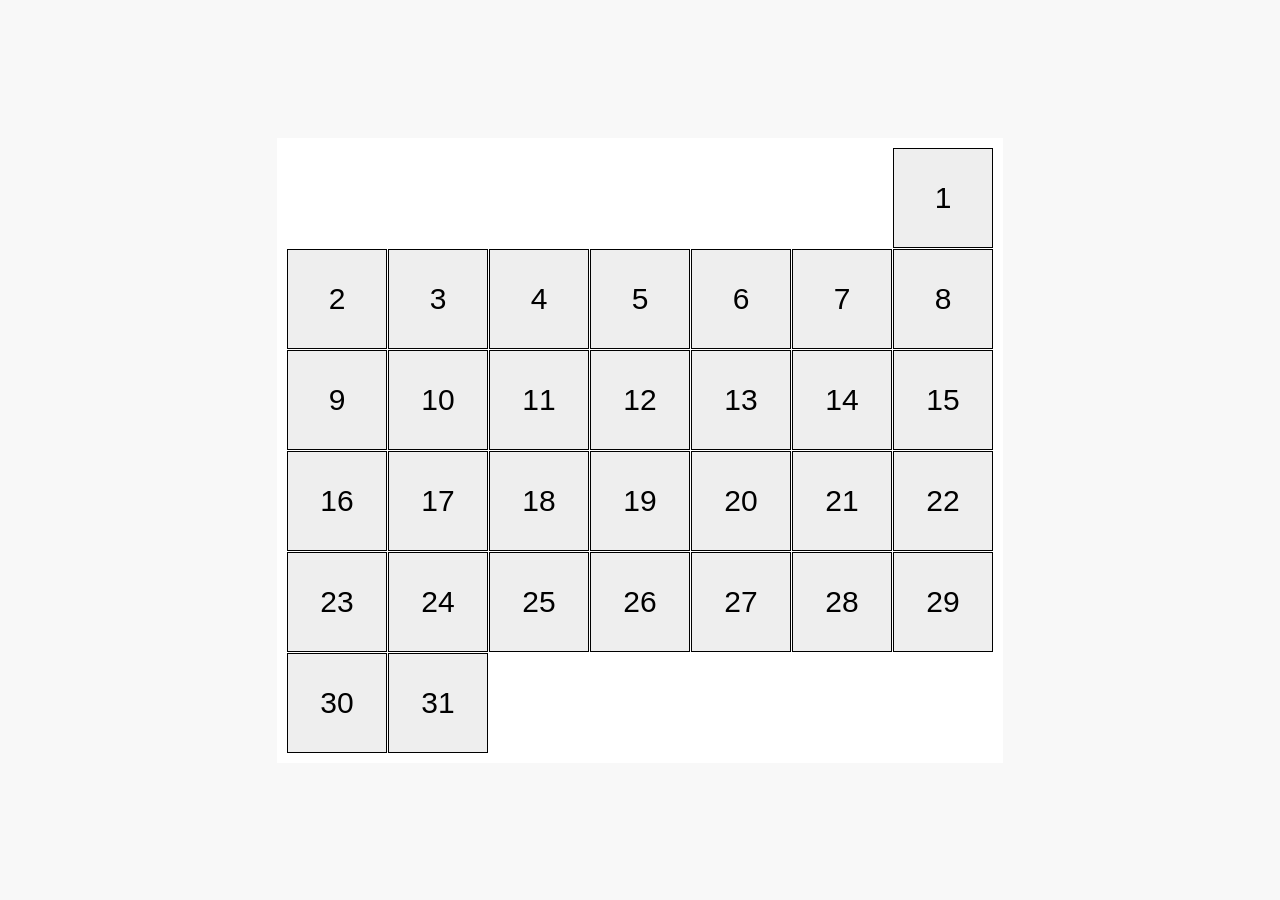
<file: index.html>
<!doctype html>
<html lang="en">
  <head>
    <meta charset="UTF-8">
    <meta name="viewport" content="width=device-width, initial-scale=1.0">
    <title>Calendar</title>
    <link rel="stylesheet" href="/index.971c2ea4.css">
  </head>
  <body class="page">
    <main class="page__content">
      <section class="calendar calendar--start-day-sun calendar--month-length-31" aria-label="Monthly calendar">
        <div class="calendar__days">
          <div class="calendar__day"></div>
          <div class="calendar__day"></div>
          <div class="calendar__day"></div>
          <div class="calendar__day"></div>
          <div class="calendar__day"></div>
          <div class="calendar__day"></div>
          <div class="calendar__day"></div>
          <div class="calendar__day"></div>
          <div class="calendar__day"></div>
          <div class="calendar__day"></div>
          <div class="calendar__day"></div>
          <div class="calendar__day"></div>
          <div class="calendar__day"></div>
          <div class="calendar__day"></div>
          <div class="calendar__day"></div>
          <div class="calendar__day"></div>
          <div class="calendar__day"></div>
          <div class="calendar__day"></div>
          <div class="calendar__day"></div>
          <div class="calendar__day"></div>
          <div class="calendar__day"></div>
          <div class="calendar__day"></div>
          <div class="calendar__day"></div>
          <div class="calendar__day"></div>
          <div class="calendar__day"></div>
          <div class="calendar__day"></div>
          <div class="calendar__day"></div>
          <div class="calendar__day"></div>
          <div class="calendar__day"></div>
          <div class="calendar__day"></div>
          <div class="calendar__day"></div>
        </div>
      </section>
    </main>
  <script src="/layout_calendar.59712999.js"></script></body>
</html>
</file>
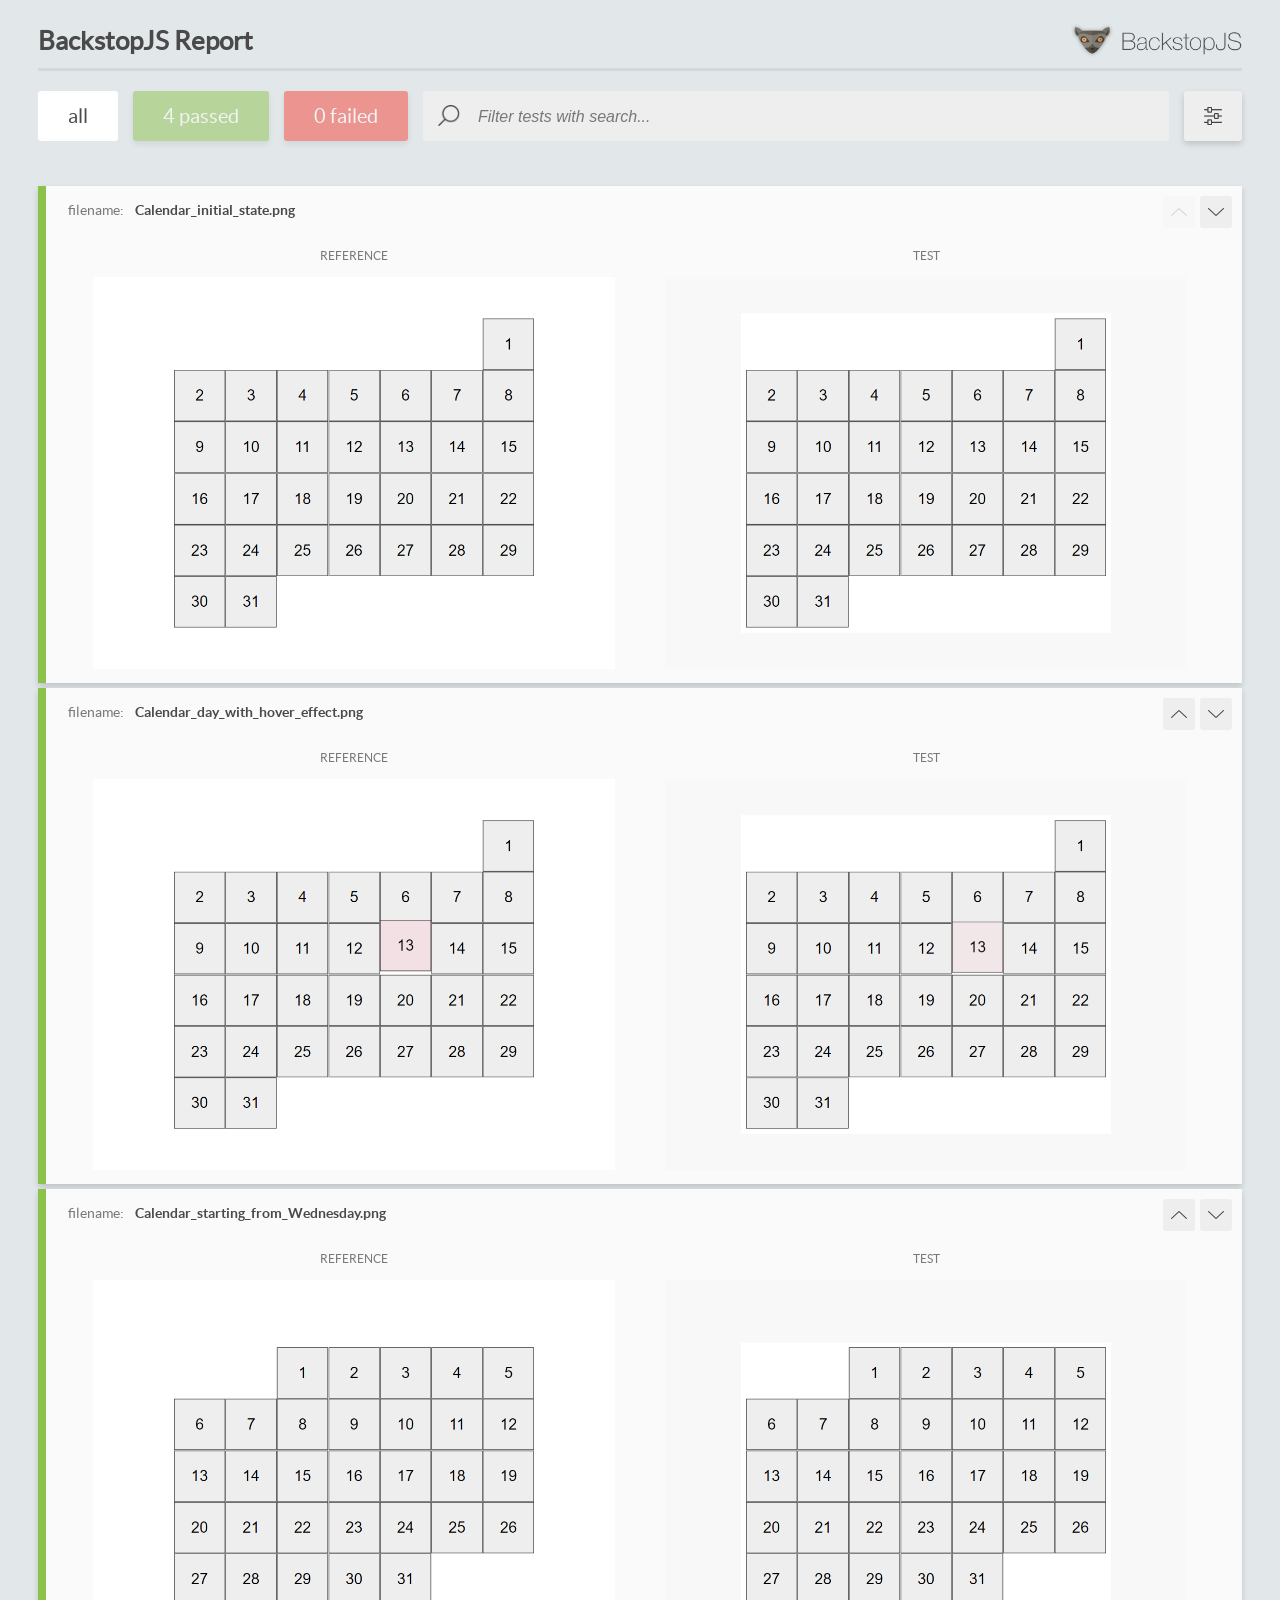
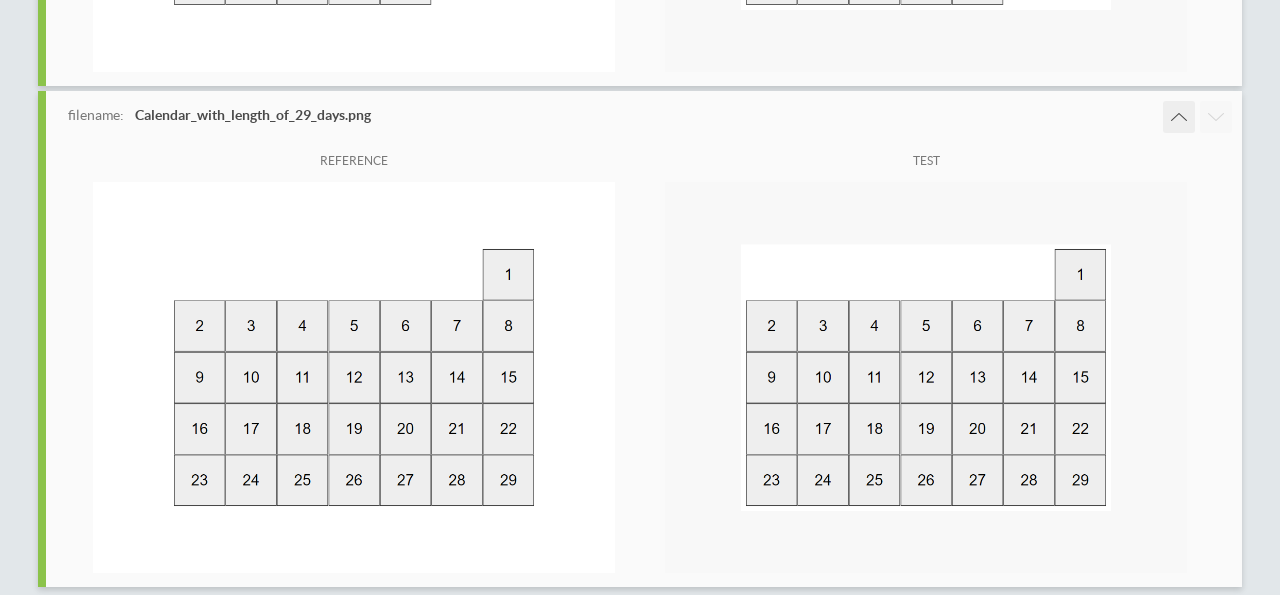
<file: report/html_report/index.html>
<!DOCTYPE html>
<html>
  <head>
    <meta charset="utf-8">
    <!-- Disable Cache -->
    <meta http-equiv="Cache-Control" content="no-cache, no-store, must-revalidate">
    <meta http-equiv="Pragma" content="no-cache">
    <meta http-equiv="Expires" content="0">

    <title>BackstopJS Report</title>

    <style>
      @font-face {
          font-family: 'latoregular';
          src: url('./assets/fonts/lato-regular-webfont.woff2') format('woff2'),
              url('./assets/fonts/lato-regular-webfont.woff') format('woff');
          font-weight: 400;
          font-style: normal;
      }
      @font-face {
          font-family: 'latobold';
          src: url('./assets/fonts/lato-bold-webfont.woff2') format('woff2'),
              url('./assets/fonts/lato-bold-webfont.woff') format('woff');
          font-weight: 700;
          font-style: normal;
      }

      .ReactModal__Body--open {
          overflow: hidden;
      }
      .ReactModal__Body--open .header {
        display: none;
      }

    </style>
  </head>
  <body style="background-color: #E2E7EA">
    <div id="root">

    </div>
    <script>
      function report (report) { // eslint-disable-line no-unused-vars
        window.tests = report;
      }
    </script>
    <script src="config.js"></script>
    <script src="index_bundle.js"></script>
  </body>
</html>
</file>
<file: index.971c2ea4.css>
*, :before, :after {
  box-sizing: border-box;
}

body {
  margin: 0;
  font-family: Arial, sans-serif;
}

.page {
  background-color: #f8f8f8;
  justify-content: center;
  align-items: center;
  min-height: 100vh;
  display: flex;
}

.page__content {
  justify-content: center;
  width: 100%;
  display: flex;
}

.calendar {
  background-color: #fff;
  padding: 0;
}

.calendar__days {
  flex-wrap: wrap;
  gap: 1px;
  width: 726px;
  margin: 0 auto;
  padding: 10px;
  display: flex;
}

.calendar__day {
  background-color: #eee;
  border: 1px solid #000;
  flex: 0 0 100px;
  justify-content: center;
  align-items: center;
  width: 100px;
  height: 100px;
  transition: transform .5s, background-color .5s;
  display: flex;
  position: relative;
  transform: translateY(0);
}

.calendar__day:before {
  content: "";
  color: #000;
  font-family: Arial, sans-serif;
  font-size: 30px;
}

.calendar__day:hover {
  cursor: pointer;
  background-color: #ffbfcb;
  transform: translateY(-20px);
}

.calendar__day:first-child {
  margin-left: 0;
}

.calendar__day:first-child:before {
  content: "1";
}

.calendar__day:nth-child(2):before {
  content: "2";
}

.calendar__day:nth-child(3):before {
  content: "3";
}

.calendar__day:nth-child(4):before {
  content: "4";
}

.calendar__day:nth-child(5):before {
  content: "5";
}

.calendar__day:nth-child(6):before {
  content: "6";
}

.calendar__day:nth-child(7):before {
  content: "7";
}

.calendar__day:nth-child(8):before {
  content: "8";
}

.calendar__day:nth-child(9):before {
  content: "9";
}

.calendar__day:nth-child(10):before {
  content: "10";
}

.calendar__day:nth-child(11):before {
  content: "11";
}

.calendar__day:nth-child(12):before {
  content: "12";
}

.calendar__day:nth-child(13):before {
  content: "13";
}

.calendar__day:nth-child(14):before {
  content: "14";
}

.calendar__day:nth-child(15):before {
  content: "15";
}

.calendar__day:nth-child(16):before {
  content: "16";
}

.calendar__day:nth-child(17):before {
  content: "17";
}

.calendar__day:nth-child(18):before {
  content: "18";
}

.calendar__day:nth-child(19):before {
  content: "19";
}

.calendar__day:nth-child(20):before {
  content: "20";
}

.calendar__day:nth-child(21):before {
  content: "21";
}

.calendar__day:nth-child(22):before {
  content: "22";
}

.calendar__day:nth-child(23):before {
  content: "23";
}

.calendar__day:nth-child(24):before {
  content: "24";
}

.calendar__day:nth-child(25):before {
  content: "25";
}

.calendar__day:nth-child(26):before {
  content: "26";
}

.calendar__day:nth-child(27):before {
  content: "27";
}

.calendar__day:nth-child(28):before {
  content: "28";
}

.calendar__day:nth-child(29):before {
  content: "29";
}

.calendar__day:nth-child(30):before {
  content: "30";
}

.calendar__day:nth-child(31):before {
  content: "31";
}

.calendar--start-day-mon .calendar__day:first-child {
  margin-left: 0;
}

.calendar--start-day-tue .calendar__day:first-child {
  margin-left: 101px;
}

.calendar--start-day-wed .calendar__day:first-child {
  margin-left: 202px;
}

.calendar--start-day-thu .calendar__day:first-child {
  margin-left: 303px;
}

.calendar--start-day-fri .calendar__day:first-child {
  margin-left: 404px;
}

.calendar--start-day-sat .calendar__day:first-child {
  margin-left: 505px;
}

.calendar--start-day-sun .calendar__day:first-child {
  margin-left: 606px;
}

.calendar--month-length-28, .calendar--month-length-29, .calendar--month-length-30, .calendar--month-length-31 {
  display: block;
}
/*# sourceMappingURL=index.971c2ea4.css.map */
</file>
